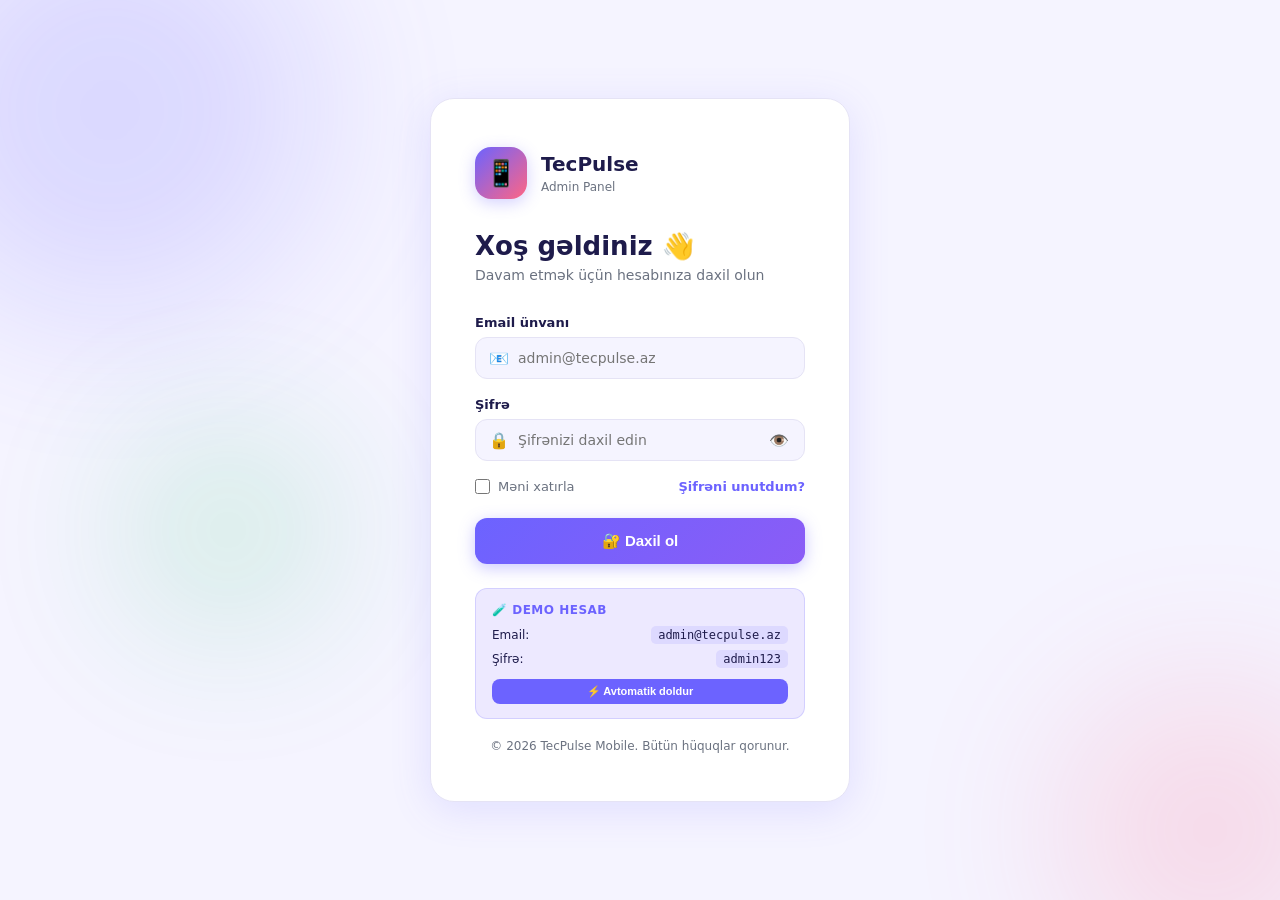
<file: index.html>
<!DOCTYPE html>
<html lang="az">
<head>
  <meta charset="UTF-8" />
  <meta name="viewport" content="width=device-width, initial-scale=1.0" />
  <title>TecPulse Mobile — Admin Panel</title>
  <link rel="stylesheet" href="css/style.css" />
</head>
<body>

<!-- ══ SIDEBAR OVERLAY (mobile) ══ -->
<div class="sidebar-overlay" id="sidebarOverlay"></div>

<!-- ══ SIDEBAR ══ -->
<aside class="sidebar" id="sidebar">
  <div class="sidebar-header">
    <a class="sidebar-logo" href="#">
      <div class="logo-icon">📱</div>
      <div class="logo-text">
        <strong>TecPulse</strong>
        <span>Admin Panel</span>
      </div>
    </a>
  </div>

  <nav class="sidebar-nav">
    <div class="nav-section-label">Əsas</div>
    <button class="nav-item" data-page="dashboard">
      <span class="nav-icon">📊</span> Dashboard
    </button>
    <button class="nav-item" data-page="products">
      <span class="nav-icon">📦</span> Məhsullar
      <span class="nav-badge">8</span>
    </button>
    <button class="nav-item" data-page="orders">
      <span class="nav-icon">🛍️</span> Sifarişlər
      <span class="nav-badge">3</span>
    </button>
    <button class="nav-item" data-page="customers">
      <span class="nav-icon">👥</span> Müştərilər
    </button>

    <div class="nav-section-label">İdarəetmə</div>
    <button class="nav-item" data-page="categories">
      <span class="nav-icon">🏷️</span> Kateqoriyalar
    </button>
    <button class="nav-item" data-page="users">
      <span class="nav-icon">🔐</span> İstifadəçilər
    </button>
    <button class="nav-item" data-page="settings">
      <span class="nav-icon">⚙️</span> Ayarlar
    </button>
  </nav>

  <div class="sidebar-footer">
    <div class="sidebar-user" onclick="logout()" title="Çıxış et" style="cursor:pointer">
      <div class="user-avatar">A</div>
      <div class="user-info">
        <strong>Admin</strong>
        <span>tecpulsemobile.lovable.app</span>
      </div>
      <span class="user-arrow" title="Çıxış">🚪</span>
    </div>
  </div>
</aside>

<!-- ══ MAIN ══ -->
<div class="main-content">

  <!-- TOPBAR -->
  <header class="topbar">
    <button class="menu-toggle" id="menuToggle">☰</button>

    <div class="topbar-title">
      <h1 id="topbar-title">📊 Dashboard</h1>
      <span id="topbar-subtitle">Ümumi baxış</span>
    </div>

    <div class="topbar-actions">
      <div class="search-box">
        <span class="search-icon">🔍</span>
        <input type="text" id="searchInput" placeholder="Axtar..." />
      </div>
      <button class="topbar-btn" onclick="showToast('🔔 Yeni sifariş: TP-007', 'success')">
        🔔
        <span class="notif-dot"></span>
      </button>
      <button class="topbar-btn" onclick="goTo('settings')">👤</button>
    </div>
  </header>

  <!-- ══ PAGE BODY ══ -->
  <div class="page-body">

    <!-- ═══════════ DASHBOARD PAGE ═══════════ -->
    <div class="page" id="page-dashboard">

      <!-- Stat Cards -->
      <div class="stats-grid">
        <div class="stat-card">
          <div class="stat-header">
            <span class="stat-label">Ümumi Gəlir</span>
            <div class="stat-icon purple">💰</div>
          </div>
          <div class="stat-value" id="statRevenue">0 ₼</div>
          <div class="stat-change up">↑ +12.4% keçən aya görə</div>
        </div>
        <div class="stat-card">
          <div class="stat-header">
            <span class="stat-label">Aktiv Sifarişlər</span>
            <div class="stat-icon orange">🛍️</div>
          </div>
          <div class="stat-value" id="statOrders">0</div>
          <div class="stat-change up">↑ +5 bu həftə</div>
        </div>
        <div class="stat-card">
          <div class="stat-header">
            <span class="stat-label">Məhsullar</span>
            <div class="stat-icon green">📦</div>
          </div>
          <div class="stat-value" id="statProducts">0</div>
          <div class="stat-change down">↓ 1 stokda yoxdur</div>
        </div>
        <div class="stat-card">
          <div class="stat-header">
            <span class="stat-label">Müştərilər</span>
            <div class="stat-icon pink">👥</div>
          </div>
          <div class="stat-value" id="statCustomers">0</div>
          <div class="stat-change up">↑ +3 bu ay</div>
        </div>
      </div>

      <!-- Charts -->
      <div class="charts-row">
        <div class="card">
          <div class="card-header">
            <div>
              <div class="card-title">Satış Statistikası</div>
              <div class="card-subtitle">Son 12 ay · AZN</div>
            </div>
            <button class="card-action">Hamısını gör</button>
          </div>
          <div class="card-body">
            <div class="chart-bars" id="chartBars"></div>
          </div>
        </div>

        <div class="card">
          <div class="card-header">
            <div>
              <div class="card-title">Kateqoriya Payı</div>
              <div class="card-subtitle">Bu ay</div>
            </div>
          </div>
          <div class="card-body">
            <div class="donut-chart">
              <svg viewBox="0 0 140 140" id="donutSvg"></svg>
              <div class="donut-center">
                <strong>100%</strong>
                <span>Satışlar</span>
              </div>
            </div>
            <div class="donut-legend" id="donutLegend"></div>
          </div>
        </div>
      </div>

      <!-- Recent Orders + Top Products -->
      <div class="charts-row">
        <div class="card">
          <div class="card-header">
            <div>
              <div class="card-title">Son Sifarişlər</div>
              <div class="card-subtitle">Ən yeni 5 sifariş</div>
            </div>
            <button class="card-action" onclick="goTo('orders')">Hamısı →</button>
          </div>
          <div class="card-body" style="padding:0">
            <div class="table-wrap">
              <table>
                <thead>
                  <tr>
                    <th>№</th>
                    <th>Müştəri</th>
                    <th>Məhsul</th>
                    <th>Məbləğ</th>
                    <th>Status</th>
                  </tr>
                </thead>
                <tbody id="recentOrders"></tbody>
              </table>
            </div>
          </div>
        </div>

        <div class="card">
          <div class="card-header">
            <div>
              <div class="card-title">Ən Çox Satılanlar</div>
              <div class="card-subtitle">Top 5 məhsul</div>
            </div>
          </div>
          <div class="card-body" id="topProducts"></div>
        </div>
      </div>
    </div>

    <!-- ═══════════ PRODUCTS PAGE ═══════════ -->
    <div class="page" id="page-products">
      <div class="page-toolbar">
        <div class="filter-tabs">
          <button class="filter-tab active" onclick="filterProducts('all', event)">Hamısı</button>
          <button class="filter-tab" onclick="filterProducts('active', event)">Aktiv</button>
          <button class="filter-tab" onclick="filterProducts('low', event)">Az qalıb</button>
          <button class="filter-tab" onclick="filterProducts('out', event)">Bitmişdir</button>
        </div>
        <div style="flex:1"></div>
        <button class="btn btn-primary" onclick="openAddProduct()">➕ Məhsul əlavə et</button>
      </div>

      <div class="card">
        <div class="table-wrap">
          <table>
            <thead>
              <tr>
                <th>Məhsul</th>
                <th>Qiymət</th>
                <th>Stok</th>
                <th>Status</th>
                <th>Satış</th>
                <th>Əməliyyat</th>
              </tr>
            </thead>
            <tbody id="productsBody"></tbody>
          </table>
        </div>
      </div>
    </div>

    <!-- ═══════════ ORDERS PAGE ═══════════ -->
    <div class="page" id="page-orders">
      <div class="page-toolbar">
        <div class="filter-tabs">
          <button class="filter-tab active">Hamısı</button>
          <button class="filter-tab">Yeni</button>
          <button class="filter-tab">Hazırlanır</button>
          <button class="filter-tab">Göndərilib</button>
          <button class="filter-tab">Çatdırılıb</button>
        </div>
      </div>
      <div class="card">
        <div class="table-wrap">
          <table>
            <thead>
              <tr>
                <th>Sifariş №</th>
                <th>Müştəri</th>
                <th>Məhsul</th>
                <th>Məbləğ</th>
                <th>Status</th>
                <th>Tarix</th>
                <th>Əməliyyat</th>
              </tr>
            </thead>
            <tbody id="ordersBody"></tbody>
          </table>
        </div>
      </div>
    </div>

    <!-- ═══════════ CUSTOMERS PAGE ═══════════ -->
    <div class="page" id="page-customers">
      <div class="page-toolbar">
        <div class="search-box" style="display:flex">
          <span class="search-icon">🔍</span>
          <input type="text" placeholder="Müştəri axtar..." style="width:200px" />
        </div>
        <div style="flex:1"></div>
        <button class="btn btn-outline">📤 Export</button>
      </div>
      <div class="card">
        <div id="customersList"></div>
      </div>
    </div>

    <!-- ═══════════ CATEGORIES PAGE ═══════════ -->
    <div class="page" id="page-categories">
      <div class="page-toolbar">
        <button class="btn btn-primary" onclick="showToast('✅ Kateqoriya əlavə edildi', 'success')">➕ Kateqoriya əlavə et</button>
      </div>
      <div class="stats-grid" style="grid-template-columns:repeat(4,1fr)">
        <div class="stat-card" style="cursor:pointer" onclick="showToast('📱 Telefon kateqoriyası seçildi')">
          <div class="stat-icon purple" style="width:52px;height:52px;font-size:26px;margin-bottom:8px">📱</div>
          <div class="stat-value" style="font-size:22px">Telefon</div>
          <div class="text-muted mt-1">3 məhsul · 90 satış</div>
          <div class="badge badge-success mt-2">Aktiv</div>
        </div>
        <div class="stat-card" style="cursor:pointer" onclick="showToast('💻 Noutbuk kateqoriyası seçildi')">
          <div class="stat-icon green" style="width:52px;height:52px;font-size:26px;margin-bottom:8px">💻</div>
          <div class="stat-value" style="font-size:22px">Noutbuk</div>
          <div class="text-muted mt-1">2 məhsul · 26 satış</div>
          <div class="badge badge-success mt-2">Aktiv</div>
        </div>
        <div class="stat-card" style="cursor:pointer" onclick="showToast('🎧 Qulaqlıq kateqoriyası seçildi')">
          <div class="stat-icon orange" style="width:52px;height:52px;font-size:26px;margin-bottom:8px">🎧</div>
          <div class="stat-value" style="font-size:22px">Qulaqlıq</div>
          <div class="text-muted mt-1">2 məhsul · 89 satış</div>
          <div class="badge badge-success mt-2">Aktiv</div>
        </div>
        <div class="stat-card" style="cursor:pointer" onclick="showToast('📲 Tablet kateqoriyası seçildi')">
          <div class="stat-icon pink" style="width:52px;height:52px;font-size:26px;margin-bottom:8px">📲</div>
          <div class="stat-value" style="font-size:22px">Tablet</div>
          <div class="text-muted mt-1">1 məhsul · 14 satış</div>
          <div class="badge badge-success mt-2">Aktiv</div>
        </div>
      </div>
    </div>

    <!-- ═══════════ USERS PAGE ═══════════ -->
    <div class="page" id="page-users">

      <!-- Mini stat cards -->
      <div class="user-stats-row">
        <div class="user-stat-card">
          <div class="user-stat-icon">👤</div>
          <div>
            <div class="user-stat-val" id="userStatTotal">0</div>
            <div class="user-stat-lbl">Ümumi</div>
          </div>
        </div>
        <div class="user-stat-card">
          <div class="user-stat-icon">✅</div>
          <div>
            <div class="user-stat-val" id="userStatActive">0</div>
            <div class="user-stat-lbl">Aktiv</div>
          </div>
        </div>
        <div class="user-stat-card">
          <div class="user-stat-icon">🔒</div>
          <div>
            <div class="user-stat-val" id="userStatInactive">0</div>
            <div class="user-stat-lbl">Deaktiv</div>
          </div>
        </div>
        <div class="user-stat-card">
          <div class="user-stat-icon">🎭</div>
          <div>
            <div class="user-stat-val" id="userStatRoles">0</div>
            <div class="user-stat-lbl">Rol</div>
          </div>
        </div>
      </div>

      <!-- Users table -->
      <div class="card">
        <div class="card-header">
          <div>
            <div class="card-title">👤 Admin İstifadəçilər</div>
            <div class="card-subtitle">Sisteme daxil olan əməkdaşlar</div>
          </div>
          <button class="btn btn-primary" onclick="openAddUser()">➕ İstifadəçi əlavə et</button>
        </div>
        <div class="table-wrap">
          <table>
            <thead>
              <tr>
                <th>İstifadəçi</th>
                <th>Rol</th>
                <th>Status</th>
                <th>Son giriş</th>
                <th>Əməliyyat</th>
              </tr>
            </thead>
            <tbody id="usersBody"></tbody>
          </table>
        </div>
      </div>

      <!-- Roles section -->
      <div style="margin-top:28px">
        <div class="flex items-center justify-between mb-3" style="margin-bottom:16px">
          <div>
            <div class="card-title">🎭 Rol İdarəsi</div>
            <div class="card-subtitle" style="margin-top:4px">Hər rolun icazələri</div>
          </div>
          <button class="btn btn-primary" onclick="openAddRole()">➕ Yeni rol</button>
        </div>
        <div class="roles-grid" id="rolesGrid"></div>
      </div>
    </div>

    <!-- ═══════════ SETTINGS PAGE ═══════════ -->
    <div class="page" id="page-settings">
      <div style="max-width:700px">
        <div class="card">
          <div class="card-header"><div class="card-title">Mağaza Məlumatları</div></div>
          <div class="card-body">
            <div class="settings-section">
              <div class="form-row">
                <div class="form-group">
                  <label class="form-label">Mağaza adı</label>
                  <input class="form-control" value="TecPulse Mobile" />
                </div>
                <div class="form-group">
                  <label class="form-label">Domen</label>
                  <input class="form-control" value="tecpulsemobile.lovable.app" readonly style="opacity:.6" />
                </div>
              </div>
              <div class="form-group">
                <label class="form-label">Ünvan</label>
                <input class="form-control" placeholder="Bakı, Azərbaycan" />
              </div>
              <div class="form-group">
                <label class="form-label">Əlaqə nömrəsi</label>
                <input class="form-control" placeholder="+994 50 XXX XX XX" />
              </div>
              <button class="btn btn-primary" onclick="showToast('✅ Məlumatlar yadda saxlandı', 'success')">💾 Yadda saxla</button>
            </div>
          </div>
        </div>

        <div class="card" style="margin-top:20px">
          <div class="card-header"><div class="card-title">Bildiriş Ayarları</div></div>
          <div class="card-body">
            <div class="settings-section">
              <div class="settings-row">
                <div class="settings-row-info">
                  <strong>Yeni sifariş bildirişi</strong>
                  <span>Yeni sifariş daxil olduqda xəbərdar et</span>
                </div>
                <label class="toggle"><input type="checkbox" checked /><span class="toggle-track"></span></label>
              </div>
              <div class="settings-row">
                <div class="settings-row-info">
                  <strong>Az stok xəbərdarlığı</strong>
                  <span>Stok 3-dən az olanda xəbərdar et</span>
                </div>
                <label class="toggle"><input type="checkbox" checked /><span class="toggle-track"></span></label>
              </div>
              <div class="settings-row">
                <div class="settings-row-info">
                  <strong>Günlük hesabat</strong>
                  <span>Hər gün axşam satış hesabatı göndər</span>
                </div>
                <label class="toggle"><input type="checkbox" /><span class="toggle-track"></span></label>
              </div>
              <div class="settings-row">
                <div class="settings-row-info">
                  <strong>Email bildirişi</strong>
                  <span>Vacib yenilikləri email-ə göndər</span>
                </div>
                <label class="toggle"><input type="checkbox" checked /><span class="toggle-track"></span></label>
              </div>
            </div>
          </div>
        </div>

        <div class="card" style="margin-top:20px">
          <div class="card-header"><div class="card-title">Çatdırılma Ayarları</div></div>
          <div class="card-body">
            <div class="form-row">
              <div class="form-group">
                <label class="form-label">Pulsuz çatdırılma həddi</label>
                <input class="form-control" value="500" type="number" />
              </div>
              <div class="form-group">
                <label class="form-label">Standart çatdırılma qiyməti (₼)</label>
                <input class="form-control" value="5" type="number" />
              </div>
            </div>
            <button class="btn btn-primary" onclick="showToast('✅ Ayarlar yadda saxlandı', 'success')">💾 Yadda saxla</button>
          </div>
        </div>
      </div>
    </div>

  </div><!-- /page-body -->
</div><!-- /main-content -->

<!-- ══ PRODUCT MODAL ══ -->
<div class="modal-overlay" id="productModal">
  <div class="modal">
    <div class="modal-header">
      <div class="modal-title" id="modalTitle">Yeni Məhsul</div>
      <button class="modal-close" onclick="closeModal('productModal')">×</button>
    </div>
    <div class="modal-body">
      <form id="prodForm" onsubmit="return false">
        <div class="form-group">
          <label class="form-label">Məhsul adı <span>*</span></label>
          <input class="form-control" id="prodName" placeholder="məs. iPhone 15 Pro Max" />
        </div>
        <div class="form-row">
          <div class="form-group">
            <label class="form-label">Kateqoriya</label>
            <select class="form-control" id="prodCat">
              <option>Telefon</option>
              <option>Noutbuk</option>
              <option>Tablet</option>
              <option>Qulaqlıq</option>
              <option>Aksesuar</option>
              <option>Digər</option>
            </select>
          </div>
          <div class="form-group">
            <label class="form-label">Brend</label>
            <input class="form-control" id="prodBrand" placeholder="Apple, Samsung..." />
          </div>
        </div>
        <div class="form-row">
          <div class="form-group">
            <label class="form-label">Qiymət (₼) <span>*</span></label>
            <input class="form-control" id="prodPrice" type="number" placeholder="0" />
          </div>
          <div class="form-group">
            <label class="form-label">Köhnə qiymət (₼)</label>
            <input class="form-control" id="prodOldPrice" type="number" placeholder="0" />
          </div>
        </div>
        <div class="form-row">
          <div class="form-group">
            <label class="form-label">Stok miqdarı</label>
            <input class="form-control" id="prodStock" type="number" placeholder="0" />
          </div>
          <div class="form-group">
            <label class="form-label">Emoji</label>
            <input class="form-control" id="prodEmoji" placeholder="📱" maxlength="4" />
          </div>
        </div>
        <div class="form-group">
          <label class="form-label">Status</label>
          <select class="form-control" id="prodStatus">
            <option value="active">Aktiv</option>
            <option value="inactive">Deaktiv</option>
          </select>
        </div>
      </form>
    </div>
    <div class="modal-footer">
      <button class="btn btn-outline" onclick="closeModal('productModal')">Ləğv et</button>
      <button class="btn btn-primary" onclick="saveProduct()">💾 Yadda saxla</button>
    </div>
  </div>
</div>

<!-- ══ ORDER DETAIL MODAL ══ -->
<div class="modal-overlay" id="orderModal">
  <div class="modal">
    <div class="modal-header">
      <div class="modal-title">🛍️ Sifariş Təfərrüatı</div>
      <button class="modal-close" onclick="closeModal('orderModal')">×</button>
    </div>
    <div class="modal-body" id="orderDetail"></div>
  </div>
</div>

<!-- ══ USER MODAL ══ -->
<div class="modal-overlay" id="userModal">
  <div class="modal">
    <div class="modal-header">
      <div class="modal-title" id="userModalTitle">Yeni İstifadəçi</div>
      <button class="modal-close" onclick="closeModal('userModal')">×</button>
    </div>
    <div class="modal-body">
      <form id="userForm" onsubmit="return false">
        <div class="form-row">
          <div class="form-group">
            <label class="form-label">Ad Soyad <span>*</span></label>
            <input class="form-control" id="uName" placeholder="Əli Həsənov" />
          </div>
          <div class="form-group">
            <label class="form-label">Email <span>*</span></label>
            <input class="form-control" id="uEmail" type="email" placeholder="ali@tecpulse.az" />
          </div>
        </div>
        <div class="form-row">
          <div class="form-group">
            <label class="form-label">Telefon</label>
            <input class="form-control" id="uPhone" placeholder="+994 50 XXX XX XX" />
          </div>
          <div class="form-group">
            <label class="form-label">Rol</label>
            <select class="form-control" id="uRole"></select>
          </div>
        </div>
        <div class="form-group">
          <label class="form-label">Şifrə <span>*</span></label>
          <input class="form-control" id="uPassword" type="password" placeholder="Minimum 8 simvol" />
        </div>
        <div class="form-group">
          <label class="form-label">Status</label>
          <select class="form-control" id="uStatus">
            <option value="active">Aktiv</option>
            <option value="inactive">Deaktiv</option>
          </select>
        </div>
      </form>
    </div>
    <div class="modal-footer">
      <button class="btn btn-outline" onclick="closeModal('userModal')">Ləğv et</button>
      <button class="btn btn-primary" onclick="saveUser()">💾 Yadda saxla</button>
    </div>
  </div>
</div>

<!-- ══ ROLE MODAL ══ -->
<div class="modal-overlay" id="roleModal">
  <div class="modal">
    <div class="modal-header">
      <div class="modal-title" id="roleModalTitle">Yeni Rol</div>
      <button class="modal-close" onclick="closeModal('roleModal')">×</button>
    </div>
    <div class="modal-body">
      <form id="roleForm" onsubmit="return false">
        <div class="form-row">
          <div class="form-group">
            <label class="form-label">Rol adı <span>*</span></label>
            <input class="form-control" id="rName" placeholder="məs. Menecer" />
          </div>
          <div class="form-row" style="grid-template-columns:1fr 1fr;gap:10px">
            <div class="form-group">
              <label class="form-label">İkon (emoji)</label>
              <input class="form-control" id="rIcon" placeholder="📋" maxlength="4" />
            </div>
            <div class="form-group">
              <label class="form-label">Rəng</label>
              <input class="form-control" id="rColor" type="color" value="#6c63ff" style="height:42px;padding:4px 8px;cursor:pointer" />
            </div>
          </div>
        </div>
        <div class="form-group" style="margin-top:4px">
          <label class="form-label">İcazələr</label>
          <div class="perm-check-grid" id="permCheckboxes"></div>
        </div>
      </form>
    </div>
    <div class="modal-footer">
      <button class="btn btn-outline" onclick="closeModal('roleModal')">Ləğv et</button>
      <button class="btn btn-primary" onclick="saveRole()">💾 Yadda saxla</button>
    </div>
  </div>
</div>

<!-- ══ TOAST ══ -->
<div class="toast-container" id="toastContainer"></div>

<script>
  // ── AUTH GUARD ──
  (function() {
    const auth = sessionStorage.getItem('tp_auth') || localStorage.getItem('tp_auth');
    if (!auth) { window.location.replace('login.html'); return; }
    try {
      const u = JSON.parse(auth);
      document.addEventListener('DOMContentLoaded', () => {
        const el = document.querySelector('.user-info strong');
        if (el && u.name) el.textContent = u.name;
        const roleEl = document.querySelector('.user-info span');
        if (roleEl && u.role) roleEl.textContent = u.role;
      });
    } catch(e) {
      sessionStorage.removeItem('tp_auth');
      localStorage.removeItem('tp_auth');
      window.location.replace('login.html');
    }
  })();

  function logout() {
    sessionStorage.removeItem('tp_auth');
    localStorage.removeItem('tp_auth');
    window.location.replace('login.html');
  }
</script>
<script src="js/app.js"></script>
</body>
</html>
</file>
<file: css/style.css>
:root {
  --primary: #6c63ff;
  --primary-dark: #5a52d5;
  --primary-light: #ede9ff;
  --secondary: #ff6584;
  --success: #22c55e;
  --warning: #f59e0b;
  --danger: #ef4444;
  --info: #3b82f6;
  --dark: #1e1b4b;
  --dark2: #2d2a5e;
  --sidebar-bg: #1e1b4b;
  --sidebar-width: 260px;
  --header-height: 64px;
  --bg: #f5f4ff;
  --card-bg: #ffffff;
  --text: #1e1b4b;
  --text-muted: #6b7280;
  --border: #e5e3f5;
  --shadow: 0 2px 12px rgba(108,99,255,0.08);
  --shadow-hover: 0 8px 32px rgba(108,99,255,0.18);
  --radius: 14px;
  --radius-sm: 8px;
  --transition: all 0.25s ease;
}

* { margin: 0; padding: 0; box-sizing: border-box; }

body {
  font-family: 'Segoe UI', system-ui, -apple-system, sans-serif;
  background: var(--bg);
  color: var(--text);
  min-height: 100vh;
  display: flex;
}

/* ── SIDEBAR ── */
.sidebar {
  width: var(--sidebar-width);
  background: var(--sidebar-bg);
  height: 100vh;
  position: fixed;
  left: 0; top: 0;
  display: flex;
  flex-direction: column;
  z-index: 1000;
  transition: var(--transition);
  overflow: hidden;
}

.sidebar-header {
  padding: 24px 20px;
  border-bottom: 1px solid rgba(255,255,255,0.08);
  flex-shrink: 0;
}

.sidebar-logo {
  display: flex;
  align-items: center;
  gap: 12px;
  text-decoration: none;
}

.logo-icon {
  width: 42px; height: 42px;
  background: linear-gradient(135deg, var(--primary), var(--secondary));
  border-radius: 12px;
  display: flex; align-items: center; justify-content: center;
  font-size: 20px;
  flex-shrink: 0;
}

.logo-text { color: #fff; }
.logo-text strong { display: block; font-size: 16px; font-weight: 700; }
.logo-text span { font-size: 11px; opacity: 0.6; }

.sidebar-nav {
  flex: 1;
  padding: 16px 12px;
  overflow-y: auto;
}

.nav-section-label {
  font-size: 10px;
  font-weight: 600;
  letter-spacing: 1.2px;
  text-transform: uppercase;
  color: rgba(255,255,255,0.35);
  padding: 12px 8px 6px;
  margin-top: 8px;
}

.nav-item {
  display: flex;
  align-items: center;
  gap: 12px;
  padding: 11px 12px;
  border-radius: 10px;
  cursor: pointer;
  color: rgba(255,255,255,0.65);
  font-size: 14px;
  font-weight: 500;
  transition: var(--transition);
  margin-bottom: 2px;
  border: none;
  background: none;
  width: 100%;
  text-align: left;
  position: relative;
}

.nav-item:hover {
  background: rgba(255,255,255,0.08);
  color: #fff;
}

.nav-item.active {
  background: linear-gradient(135deg, var(--primary), #8b5cf6);
  color: #fff;
  box-shadow: 0 4px 16px rgba(108,99,255,0.35);
}

.nav-item .nav-icon { font-size: 18px; width: 22px; text-align: center; flex-shrink: 0; }
.nav-badge {
  margin-left: auto;
  background: var(--secondary);
  color: #fff;
  font-size: 10px;
  font-weight: 700;
  padding: 2px 7px;
  border-radius: 20px;
  min-width: 20px;
  text-align: center;
}

.sidebar-footer {
  padding: 16px 12px;
  border-top: 1px solid rgba(255,255,255,0.08);
}

.sidebar-user {
  display: flex;
  align-items: center;
  gap: 10px;
  padding: 10px 12px;
  border-radius: 10px;
  cursor: pointer;
  transition: var(--transition);
}

.sidebar-user:hover { background: rgba(255,255,255,0.08); }

.user-avatar {
  width: 36px; height: 36px;
  background: linear-gradient(135deg, var(--primary), var(--secondary));
  border-radius: 50%;
  display: flex; align-items: center; justify-content: center;
  font-size: 15px; font-weight: 700; color: #fff;
  flex-shrink: 0;
}

.user-info { flex: 1; min-width: 0; }
.user-info strong { display: block; color: #fff; font-size: 13px; font-weight: 600; white-space: nowrap; overflow: hidden; text-overflow: ellipsis; }
.user-info span { color: rgba(255,255,255,0.45); font-size: 11px; }
.user-arrow { color: rgba(255,255,255,0.4); font-size: 14px; }

/* ── MAIN LAYOUT ── */
.main-content {
  margin-left: var(--sidebar-width);
  flex: 1;
  display: flex;
  flex-direction: column;
  min-height: 100vh;
}

/* ── HEADER ── */
.topbar {
  height: var(--header-height);
  background: var(--card-bg);
  border-bottom: 1px solid var(--border);
  display: flex;
  align-items: center;
  padding: 0 28px;
  gap: 16px;
  position: sticky;
  top: 0;
  z-index: 100;
  box-shadow: 0 1px 8px rgba(108,99,255,0.06);
}

.topbar-title { flex: 1; }
.topbar-title h1 { font-size: 20px; font-weight: 700; color: var(--dark); }
.topbar-title span { font-size: 12px; color: var(--text-muted); }

.topbar-actions { display: flex; align-items: center; gap: 10px; }

.topbar-btn {
  width: 38px; height: 38px;
  border: none;
  background: var(--bg);
  border-radius: 10px;
  cursor: pointer;
  font-size: 18px;
  display: flex; align-items: center; justify-content: center;
  transition: var(--transition);
  position: relative;
  color: var(--text-muted);
}

.topbar-btn:hover { background: var(--primary-light); color: var(--primary); }

.notif-dot {
  position: absolute;
  top: 6px; right: 6px;
  width: 8px; height: 8px;
  background: var(--secondary);
  border-radius: 50%;
  border: 2px solid var(--card-bg);
}

.search-box {
  display: flex;
  align-items: center;
  gap: 8px;
  background: var(--bg);
  border: 1px solid var(--border);
  border-radius: 10px;
  padding: 0 14px;
  height: 38px;
  transition: var(--transition);
}

.search-box:focus-within { border-color: var(--primary); background: var(--primary-light); }
.search-box input { border: none; background: none; outline: none; font-size: 14px; color: var(--text); width: 200px; }
.search-box input::placeholder { color: var(--text-muted); }
.search-icon { color: var(--text-muted); font-size: 15px; }

/* ── PAGE CONTENT ── */
.page-body {
  flex: 1;
  padding: 28px;
}

.page { display: none; }
.page.active { display: block; }

/* ── STAT CARDS ── */
.stats-grid {
  display: grid;
  grid-template-columns: repeat(4, 1fr);
  gap: 20px;
  margin-bottom: 28px;
}

.stat-card {
  background: var(--card-bg);
  border-radius: var(--radius);
  padding: 22px;
  box-shadow: var(--shadow);
  display: flex;
  flex-direction: column;
  gap: 12px;
  transition: var(--transition);
  border: 1px solid var(--border);
}

.stat-card:hover { box-shadow: var(--shadow-hover); transform: translateY(-2px); }

.stat-header { display: flex; align-items: center; justify-content: space-between; }
.stat-label { font-size: 13px; color: var(--text-muted); font-weight: 500; }
.stat-icon {
  width: 42px; height: 42px;
  border-radius: 12px;
  display: flex; align-items: center; justify-content: center;
  font-size: 20px;
}

.stat-icon.purple { background: var(--primary-light); }
.stat-icon.green { background: #dcfce7; }
.stat-icon.orange { background: #fef3c7; }
.stat-icon.pink { background: #ffe4e6; }

.stat-value { font-size: 28px; font-weight: 800; color: var(--dark); }
.stat-change { font-size: 12px; font-weight: 600; display: flex; align-items: center; gap: 4px; }
.stat-change.up { color: var(--success); }
.stat-change.down { color: var(--danger); }

/* ── CHARTS ROW ── */
.charts-row {
  display: grid;
  grid-template-columns: 2fr 1fr;
  gap: 20px;
  margin-bottom: 28px;
}

.card {
  background: var(--card-bg);
  border-radius: var(--radius);
  box-shadow: var(--shadow);
  border: 1px solid var(--border);
  overflow: hidden;
}

.card-header {
  padding: 18px 22px 14px;
  border-bottom: 1px solid var(--border);
  display: flex;
  align-items: center;
  justify-content: space-between;
}

.card-title { font-size: 15px; font-weight: 700; color: var(--dark); }
.card-subtitle { font-size: 12px; color: var(--text-muted); margin-top: 2px; }

.card-body { padding: 20px 22px; }

.card-action {
  font-size: 12px;
  color: var(--primary);
  font-weight: 600;
  cursor: pointer;
  border: none;
  background: none;
  padding: 6px 12px;
  border-radius: 8px;
  transition: var(--transition);
}

.card-action:hover { background: var(--primary-light); }

/* ── CHART (CSS bar chart) ── */
.chart-bars {
  display: flex;
  align-items: flex-end;
  gap: 10px;
  height: 160px;
  padding-bottom: 28px;
  position: relative;
}

.chart-bar-wrap {
  flex: 1;
  display: flex;
  flex-direction: column;
  align-items: center;
  gap: 6px;
  height: 100%;
  justify-content: flex-end;
}

.chart-bar {
  width: 100%;
  border-radius: 6px 6px 0 0;
  background: linear-gradient(180deg, var(--primary) 0%, #8b5cf6 100%);
  transition: height 0.6s cubic-bezier(.4,0,.2,1);
  position: relative;
  cursor: pointer;
}

.chart-bar:hover { filter: brightness(1.1); }
.chart-bar.secondary { background: linear-gradient(180deg, #e0e7ff 0%, #c7d2fe 100%); }
.chart-bar-label { font-size: 10px; color: var(--text-muted); font-weight: 500; }

/* ── PIE CHART (CSS) ── */
.donut-chart {
  position: relative;
  width: 140px; height: 140px;
  margin: 0 auto 20px;
}

.donut-chart svg { width: 140px; height: 140px; transform: rotate(-90deg); }
.donut-center {
  position: absolute;
  top: 50%; left: 50%;
  transform: translate(-50%, -50%);
  text-align: center;
}
.donut-center strong { display: block; font-size: 22px; font-weight: 800; color: var(--dark); }
.donut-center span { font-size: 11px; color: var(--text-muted); }

.donut-legend { display: flex; flex-direction: column; gap: 8px; }
.legend-item { display: flex; align-items: center; gap: 8px; font-size: 12px; }
.legend-dot { width: 10px; height: 10px; border-radius: 50%; flex-shrink: 0; }
.legend-name { flex: 1; color: var(--text-muted); }
.legend-pct { font-weight: 700; color: var(--dark); }

/* ── TABLE ── */
.table-wrap { overflow-x: auto; }

table {
  width: 100%;
  border-collapse: collapse;
  font-size: 14px;
}

thead th {
  text-align: left;
  padding: 10px 14px;
  font-size: 11px;
  font-weight: 600;
  letter-spacing: 0.6px;
  text-transform: uppercase;
  color: var(--text-muted);
  border-bottom: 2px solid var(--border);
  white-space: nowrap;
}

tbody td {
  padding: 13px 14px;
  border-bottom: 1px solid var(--border);
  vertical-align: middle;
}

tbody tr:last-child td { border-bottom: none; }
tbody tr:hover td { background: var(--bg); }

.product-cell { display: flex; align-items: center; gap: 10px; }
.product-emoji { font-size: 24px; width: 42px; height: 42px; background: var(--bg); border-radius: 10px; display: flex; align-items: center; justify-content: center; flex-shrink: 0; }
.product-name { font-weight: 600; font-size: 13px; }
.product-cat { font-size: 11px; color: var(--text-muted); }

/* ── BADGES ── */
.badge {
  display: inline-flex;
  align-items: center;
  gap: 4px;
  padding: 4px 10px;
  border-radius: 20px;
  font-size: 11px;
  font-weight: 600;
  white-space: nowrap;
}

.badge-success { background: #dcfce7; color: #16a34a; }
.badge-warning { background: #fef3c7; color: #d97706; }
.badge-danger { background: #fee2e2; color: #dc2626; }
.badge-info { background: #dbeafe; color: #2563eb; }
.badge-purple { background: var(--primary-light); color: var(--primary); }
.badge-gray { background: #f3f4f6; color: #6b7280; }

/* ── BUTTONS ── */
.btn {
  display: inline-flex;
  align-items: center;
  gap: 6px;
  padding: 9px 18px;
  border-radius: 10px;
  border: none;
  cursor: pointer;
  font-size: 14px;
  font-weight: 600;
  transition: var(--transition);
}

.btn-primary {
  background: linear-gradient(135deg, var(--primary), #8b5cf6);
  color: #fff;
  box-shadow: 0 4px 14px rgba(108,99,255,0.3);
}

.btn-primary:hover { box-shadow: 0 6px 20px rgba(108,99,255,0.45); transform: translateY(-1px); }
.btn-outline { background: transparent; border: 1.5px solid var(--border); color: var(--text-muted); }
.btn-outline:hover { border-color: var(--primary); color: var(--primary); background: var(--primary-light); }
.btn-danger-outline { background: transparent; border: 1.5px solid #fecaca; color: var(--danger); }
.btn-danger-outline:hover { background: #fee2e2; }
.btn-sm { padding: 6px 12px; font-size: 12px; border-radius: 8px; }
.btn-icon { padding: 7px; width: 34px; height: 34px; justify-content: center; }

/* ── FORM ELEMENTS ── */
.form-group { margin-bottom: 18px; }
.form-label { display: block; font-size: 13px; font-weight: 600; color: var(--dark); margin-bottom: 6px; }
.form-label span { color: var(--danger); }

.form-control {
  width: 100%;
  padding: 10px 14px;
  border: 1.5px solid var(--border);
  border-radius: 10px;
  font-size: 14px;
  color: var(--text);
  background: var(--card-bg);
  transition: var(--transition);
  outline: none;
  font-family: inherit;
}

.form-control:focus { border-color: var(--primary); box-shadow: 0 0 0 3px rgba(108,99,255,0.12); }
.form-control::placeholder { color: var(--text-muted); }

select.form-control { cursor: pointer; }
textarea.form-control { resize: vertical; min-height: 90px; }

.form-row { display: grid; grid-template-columns: 1fr 1fr; gap: 16px; }
.form-row-3 { display: grid; grid-template-columns: 1fr 1fr 1fr; gap: 16px; }

/* ── MODAL ── */
.modal-overlay {
  position: fixed; inset: 0;
  background: rgba(30,27,75,0.45);
  backdrop-filter: blur(4px);
  z-index: 2000;
  display: none;
  align-items: center;
  justify-content: center;
}

.modal-overlay.open { display: flex; }

.modal {
  background: var(--card-bg);
  border-radius: 20px;
  width: 560px;
  max-width: 94vw;
  max-height: 90vh;
  overflow-y: auto;
  box-shadow: 0 20px 60px rgba(30,27,75,0.25);
  animation: modalIn 0.25s ease;
}

@keyframes modalIn { from { transform: scale(0.92) translateY(20px); opacity: 0; } to { transform: none; opacity: 1; } }

.modal-header {
  padding: 22px 24px 18px;
  border-bottom: 1px solid var(--border);
  display: flex;
  align-items: center;
  justify-content: space-between;
}

.modal-title { font-size: 17px; font-weight: 700; color: var(--dark); }
.modal-close { background: none; border: none; font-size: 22px; cursor: pointer; color: var(--text-muted); width: 34px; height: 34px; display: flex; align-items: center; justify-content: center; border-radius: 8px; }
.modal-close:hover { background: var(--bg); color: var(--dark); }
.modal-body { padding: 22px 24px; }
.modal-footer { padding: 16px 24px; border-top: 1px solid var(--border); display: flex; gap: 10px; justify-content: flex-end; }

/* ── PRODUCTS PAGE ── */
.page-toolbar {
  display: flex;
  align-items: center;
  gap: 12px;
  margin-bottom: 20px;
  flex-wrap: wrap;
}

.filter-tabs {
  display: flex;
  gap: 4px;
  background: var(--bg);
  padding: 4px;
  border-radius: 10px;
  border: 1px solid var(--border);
}

.filter-tab {
  padding: 7px 14px;
  border-radius: 8px;
  border: none;
  background: none;
  cursor: pointer;
  font-size: 13px;
  font-weight: 500;
  color: var(--text-muted);
  transition: var(--transition);
}

.filter-tab.active { background: var(--card-bg); color: var(--primary); font-weight: 700; box-shadow: 0 1px 4px rgba(0,0,0,0.08); }

/* ── ORDER STATUS STEPPER ── */
.order-stepper {
  display: flex;
  align-items: center;
  gap: 0;
  margin: 16px 0;
}

.step {
  display: flex;
  flex-direction: column;
  align-items: center;
  gap: 4px;
  flex: 1;
  position: relative;
}

.step-dot {
  width: 28px; height: 28px;
  border-radius: 50%;
  border: 2px solid var(--border);
  background: var(--card-bg);
  display: flex; align-items: center; justify-content: center;
  font-size: 13px;
  position: relative;
  z-index: 1;
}

.step.done .step-dot { background: var(--success); border-color: var(--success); color: #fff; }
.step.active .step-dot { background: var(--primary); border-color: var(--primary); color: #fff; box-shadow: 0 0 0 4px rgba(108,99,255,0.2); }
.step-label { font-size: 10px; color: var(--text-muted); font-weight: 500; text-align: center; white-space: nowrap; }
.step.done .step-label, .step.active .step-label { color: var(--primary); font-weight: 600; }

.step::before {
  content: '';
  position: absolute;
  top: 14px;
  left: calc(-50% + 14px);
  right: calc(50% + 14px);
  height: 2px;
  background: var(--border);
}

.step:first-child::before { display: none; }
.step.done::before { background: var(--success); }

/* ── CUSTOMERS ── */
.customer-card {
  display: flex;
  align-items: center;
  gap: 14px;
  padding: 16px 20px;
  border-bottom: 1px solid var(--border);
  transition: var(--transition);
  cursor: pointer;
}

.customer-card:hover { background: var(--bg); }
.customer-card:last-child { border-bottom: none; }

.customer-avatar {
  width: 44px; height: 44px;
  border-radius: 50%;
  display: flex; align-items: center; justify-content: center;
  font-size: 17px; font-weight: 700; color: #fff;
  flex-shrink: 0;
}

.customer-info { flex: 1; }
.customer-name { font-weight: 600; font-size: 14px; }
.customer-meta { font-size: 12px; color: var(--text-muted); margin-top: 2px; }
.customer-stats { text-align: right; }
.customer-amount { font-weight: 700; font-size: 14px; color: var(--dark); }
.customer-orders { font-size: 11px; color: var(--text-muted); }

/* ── SETTINGS ── */
.settings-section { margin-bottom: 28px; }
.settings-section-title { font-size: 15px; font-weight: 700; color: var(--dark); margin-bottom: 14px; padding-bottom: 10px; border-bottom: 1px solid var(--border); }

.settings-row {
  display: flex;
  align-items: center;
  justify-content: space-between;
  padding: 14px 0;
  border-bottom: 1px solid var(--border);
}

.settings-row:last-child { border-bottom: none; }
.settings-row-info strong { font-size: 14px; font-weight: 600; }
.settings-row-info span { display: block; font-size: 12px; color: var(--text-muted); margin-top: 2px; }

/* Toggle switch */
.toggle { position: relative; width: 44px; height: 24px; display: inline-block; }
.toggle input { opacity: 0; width: 0; height: 0; }
.toggle-track {
  position: absolute; inset: 0;
  background: #d1d5db;
  border-radius: 24px;
  cursor: pointer;
  transition: var(--transition);
}
.toggle-track::after {
  content: '';
  position: absolute;
  top: 3px; left: 3px;
  width: 18px; height: 18px;
  background: #fff;
  border-radius: 50%;
  transition: var(--transition);
  box-shadow: 0 1px 4px rgba(0,0,0,0.2);
}
.toggle input:checked + .toggle-track { background: var(--primary); }
.toggle input:checked + .toggle-track::after { left: 23px; }

/* ── TOAST ── */
.toast-container {
  position: fixed;
  bottom: 24px; right: 24px;
  z-index: 9999;
  display: flex;
  flex-direction: column;
  gap: 8px;
}

.toast {
  background: var(--dark);
  color: #fff;
  padding: 12px 18px;
  border-radius: 12px;
  font-size: 13px;
  font-weight: 500;
  box-shadow: 0 8px 24px rgba(0,0,0,0.2);
  animation: toastIn 0.3s ease;
  display: flex;
  align-items: center;
  gap: 8px;
  max-width: 300px;
}

.toast.success { background: #16a34a; }
.toast.error { background: var(--danger); }
.toast.warning { background: var(--warning); color: var(--dark); }
@keyframes toastIn { from { transform: translateX(100%); opacity: 0; } to { transform: none; opacity: 1; } }

/* ── EMPTY STATE ── */
.empty-state { text-align: center; padding: 48px 24px; }
.empty-state .empty-icon { font-size: 48px; margin-bottom: 14px; opacity: 0.4; }
.empty-state h3 { font-size: 16px; color: var(--text-muted); margin-bottom: 8px; }
.empty-state p { font-size: 13px; color: var(--text-muted); }

/* ── MOBILE HAMBURGER ── */
.menu-toggle {
  display: none;
  background: none;
  border: none;
  font-size: 22px;
  cursor: pointer;
  color: var(--text);
  padding: 6px;
  border-radius: 8px;
}

.sidebar-overlay {
  display: none;
  position: fixed; inset: 0;
  background: rgba(0,0,0,0.4);
  z-index: 999;
}

/* ── RESPONSIVE ── */
@media (max-width: 1200px) {
  .stats-grid { grid-template-columns: repeat(2, 1fr); }
}

@media (max-width: 900px) {
  .charts-row { grid-template-columns: 1fr; }
  .form-row { grid-template-columns: 1fr; }
  .form-row-3 { grid-template-columns: 1fr 1fr; }
}

@media (max-width: 768px) {
  :root { --sidebar-width: 260px; }

  .sidebar {
    transform: translateX(-100%);
    box-shadow: none;
  }

  .sidebar.open {
    transform: none;
    box-shadow: 8px 0 32px rgba(0,0,0,0.2);
  }

  .sidebar-overlay.open { display: block; }

  .main-content { margin-left: 0; }

  .menu-toggle { display: flex; }

  .stats-grid { grid-template-columns: repeat(2, 1fr); gap: 14px; }

  .page-body { padding: 16px; }

  .topbar { padding: 0 16px; }

  .search-box { display: none; }

  .stat-value { font-size: 22px; }

  .form-row-3 { grid-template-columns: 1fr; }
}

@media (max-width: 480px) {
  .stats-grid { grid-template-columns: 1fr 1fr; gap: 10px; }
  .stat-card { padding: 14px; }
  .stat-icon { width: 34px; height: 34px; font-size: 16px; }
  .stat-value { font-size: 20px; }
}

/* ── USER & ROLE MANAGEMENT ── */
.user-avatar-sm {
  width: 38px; height: 38px;
  border-radius: 50%;
  display: flex; align-items: center; justify-content: center;
  font-size: 15px; font-weight: 700; color: #fff;
  flex-shrink: 0;
}

.role-chip {
  display: inline-flex;
  align-items: center;
  gap: 5px;
  padding: 4px 12px;
  border-radius: 20px;
  font-size: 12px;
  font-weight: 600;
  background: color-mix(in srgb, var(--rc) 15%, transparent);
  color: var(--rc);
  border: 1px solid color-mix(in srgb, var(--rc) 30%, transparent);
}

.roles-grid {
  display: grid;
  grid-template-columns: repeat(2, 1fr);
  gap: 16px;
  margin-top: 20px;
}

.role-card {
  border-radius: var(--radius);
  overflow: hidden;
  border: 1px solid var(--border);
  box-shadow: var(--shadow);
  transition: var(--transition);
}

.role-card:hover { box-shadow: var(--shadow-hover); transform: translateY(-2px); }

.role-card-header {
  background: linear-gradient(135deg, var(--rc, #6c63ff), color-mix(in srgb, var(--rc, #6c63ff) 70%, #000));
  padding: 16px 18px;
  display: flex;
  align-items: center;
  gap: 12px;
}

.role-icon { font-size: 26px; }
.role-name { color: #fff; font-weight: 700; font-size: 15px; }
.role-users { color: rgba(255,255,255,0.7); font-size: 12px; margin-top: 2px; }

.role-card-body { background: var(--card-bg); padding: 14px 18px; }

.perm-grid { display: flex; flex-wrap: wrap; gap: 6px; }

.perm-tag {
  display: inline-flex;
  align-items: center;
  gap: 4px;
  padding: 4px 10px;
  border-radius: 20px;
  font-size: 11px;
  font-weight: 600;
}

.perm-tag.has { background: var(--primary-light); color: var(--primary); }
.perm-tag.no  { background: #f3f4f6; color: #9ca3af; text-decoration: line-through; opacity: 0.6; }

/* Permission checkboxes in modal */
.perm-check-grid {
  display: grid;
  grid-template-columns: 1fr 1fr;
  gap: 8px;
}

.perm-check-label {
  display: flex;
  align-items: center;
  gap: 8px;
  padding: 9px 12px;
  border: 1.5px solid var(--border);
  border-radius: 9px;
  cursor: pointer;
  font-size: 13px;
  font-weight: 500;
  transition: var(--transition);
}

.perm-check-label:hover { border-color: var(--primary); background: var(--primary-light); }
.perm-check-label input[type=checkbox] { accent-color: var(--primary); width: 15px; height: 15px; }
.perm-check-label input:checked ~ span { color: var(--primary); font-weight: 600; }

/* User stat mini cards */
.user-stats-row {
  display: grid;
  grid-template-columns: repeat(4, 1fr);
  gap: 14px;
  margin-bottom: 20px;
}

.user-stat-card {
  background: var(--card-bg);
  border: 1px solid var(--border);
  border-radius: var(--radius-sm);
  padding: 14px 18px;
  display: flex;
  align-items: center;
  gap: 12px;
}

.user-stat-icon { font-size: 22px; }
.user-stat-val { font-size: 22px; font-weight: 800; color: var(--dark); }
.user-stat-lbl { font-size: 11px; color: var(--text-muted); }

@media (max-width: 900px) {
  .roles-grid { grid-template-columns: 1fr; }
  .user-stats-row { grid-template-columns: repeat(2, 1fr); }
}

@media (max-width: 480px) {
  .perm-check-grid { grid-template-columns: 1fr; }
  .user-stats-row { grid-template-columns: repeat(2, 1fr); }
}

/* ── UTILITIES ── */
.flex { display: flex; }
.flex-1 { flex: 1; }
.items-center { align-items: center; }
.justify-between { justify-content: space-between; }
.gap-2 { gap: 8px; }
.gap-3 { gap: 12px; }
.mt-1 { margin-top: 4px; }
.mt-2 { margin-top: 8px; }
.mt-3 { margin-top: 12px; }
.mb-3 { margin-bottom: 12px; }
.text-muted { color: var(--text-muted); font-size: 12px; }
.text-right { text-align: right; }
.fw-700 { font-weight: 700; }
.w-100 { width: 100%; }
</file>
